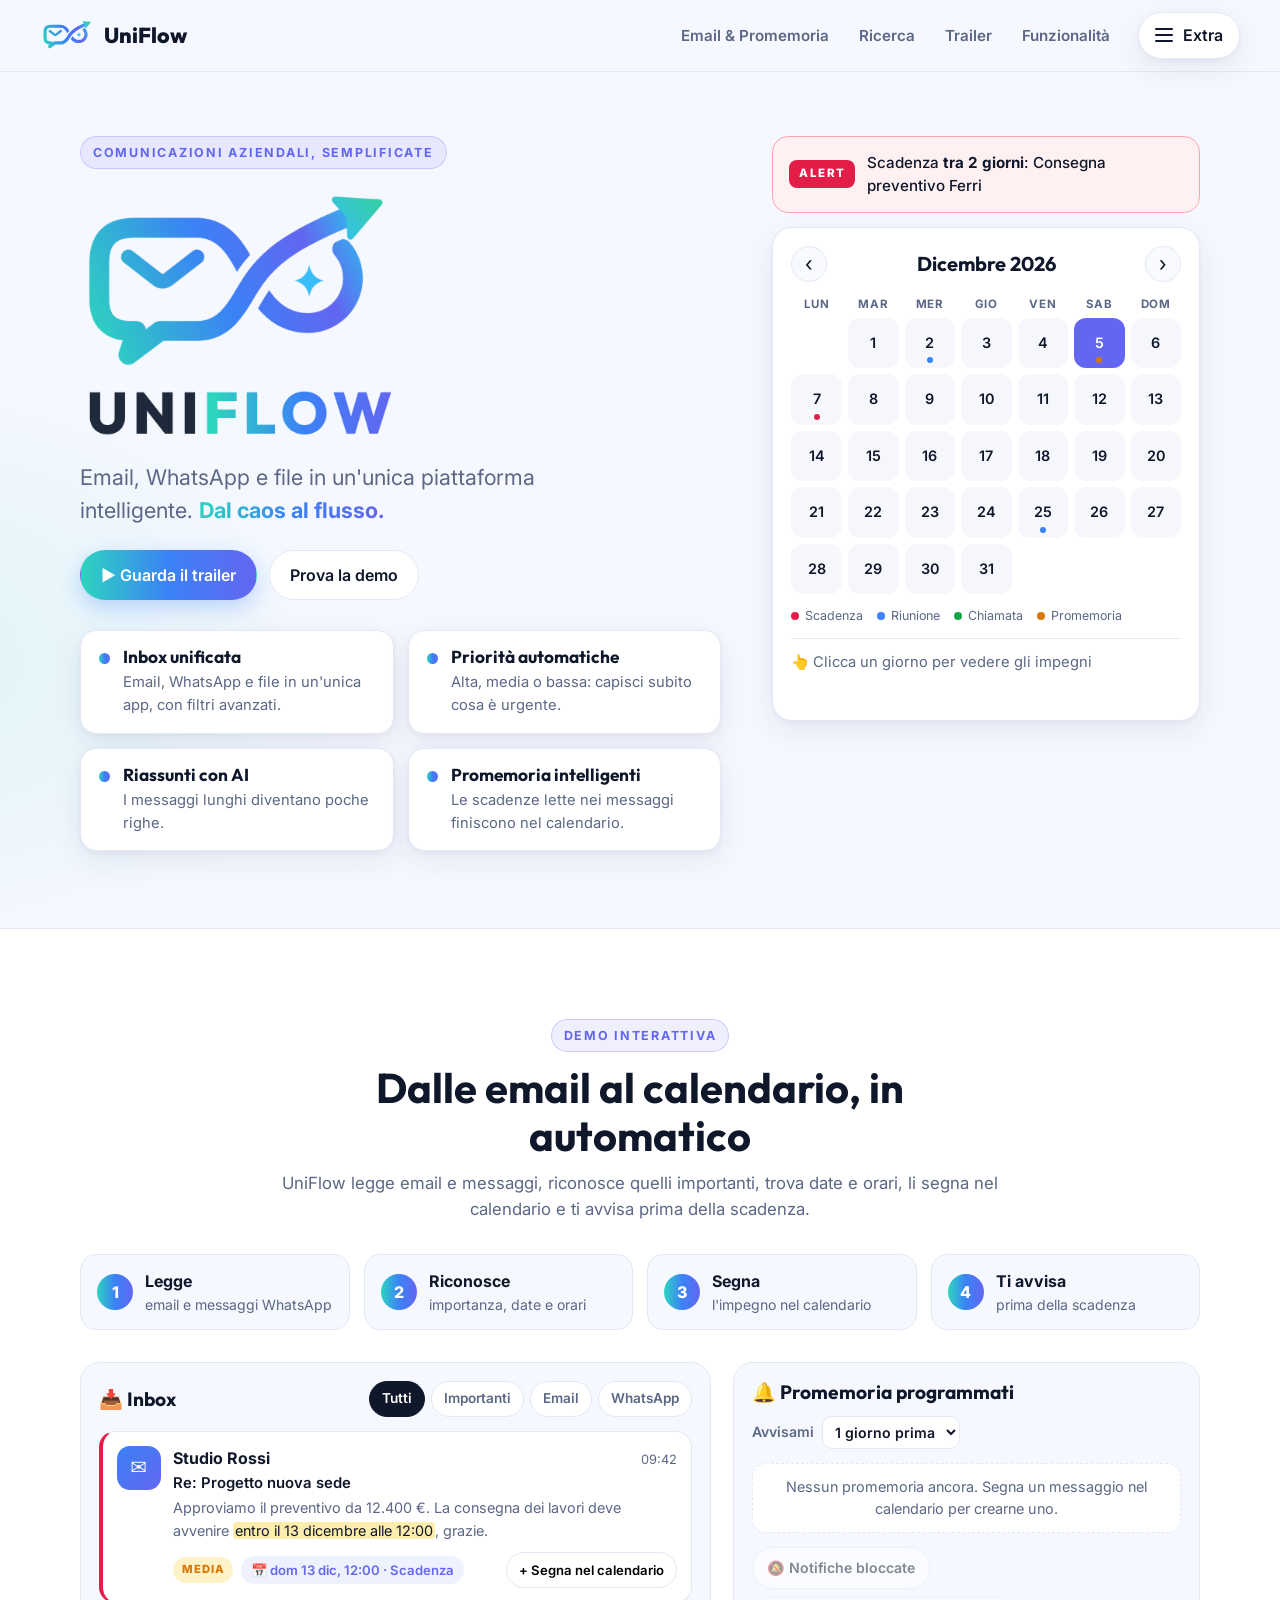
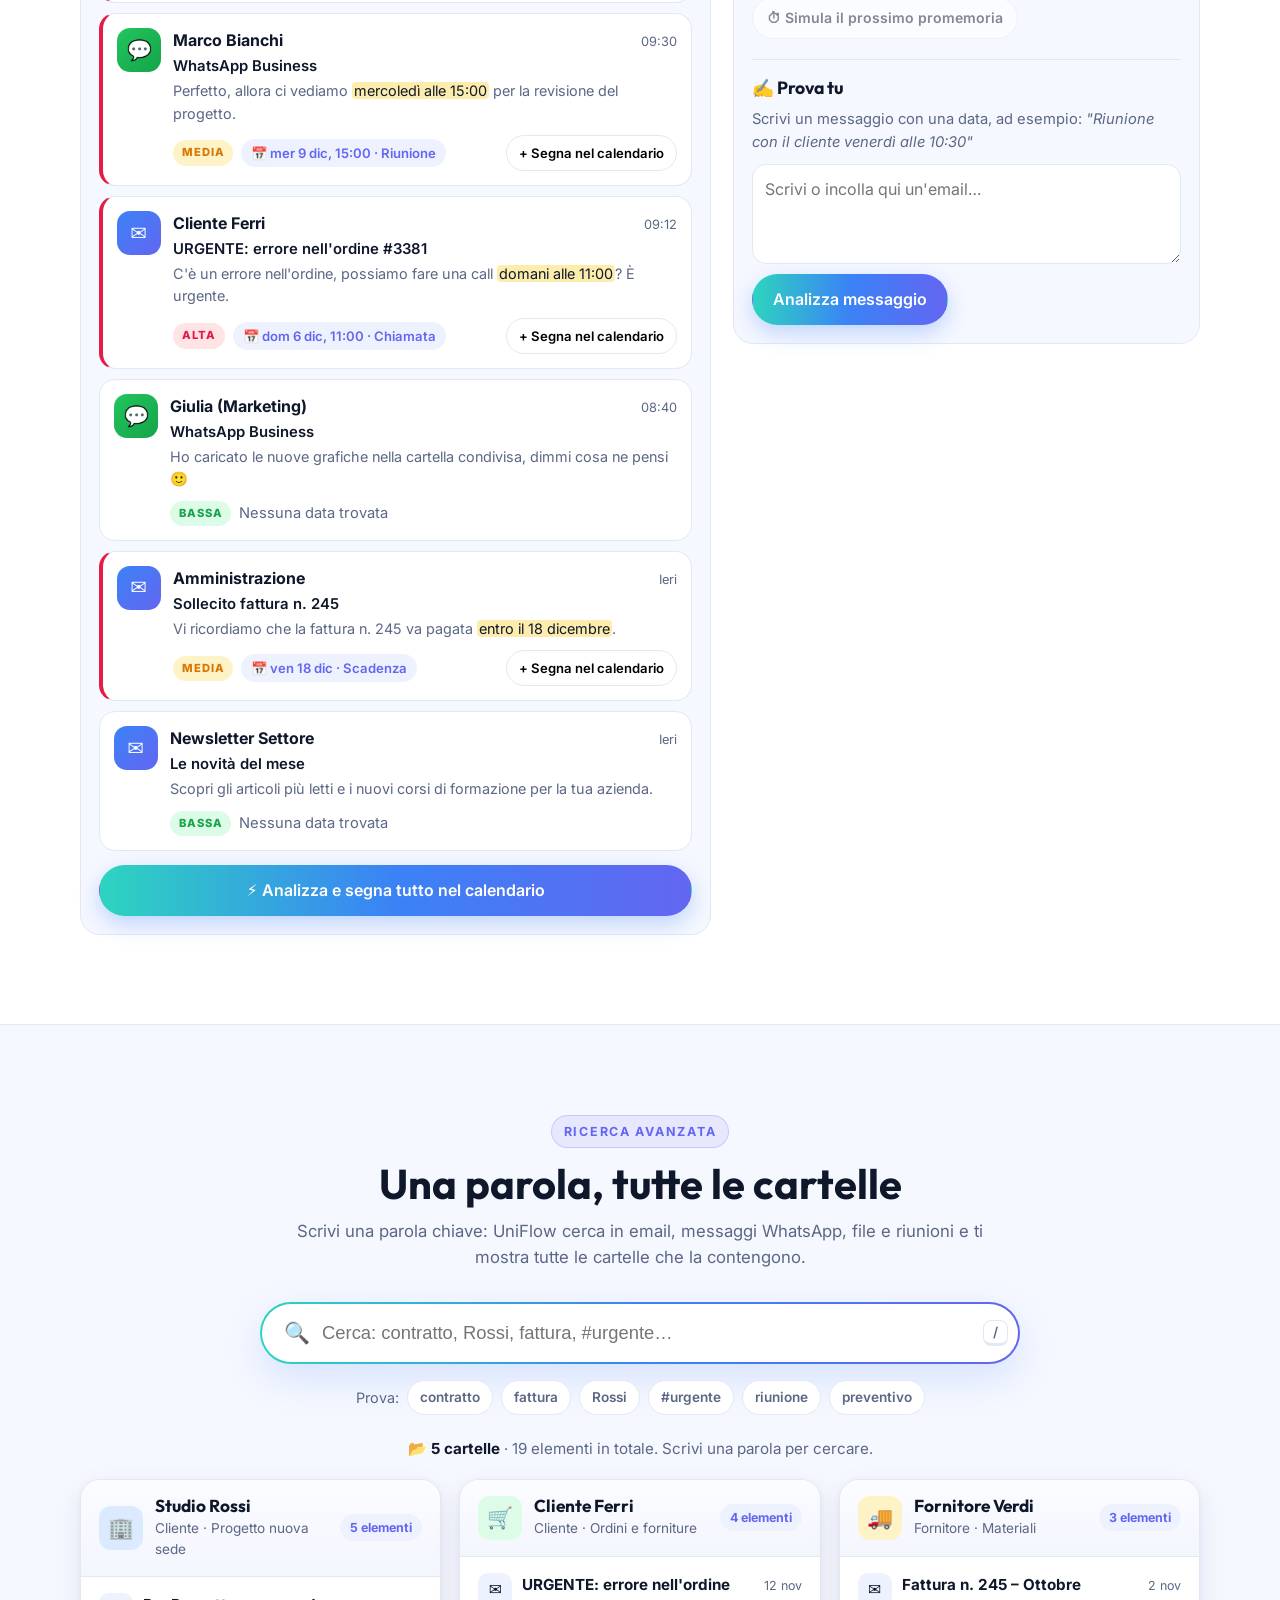
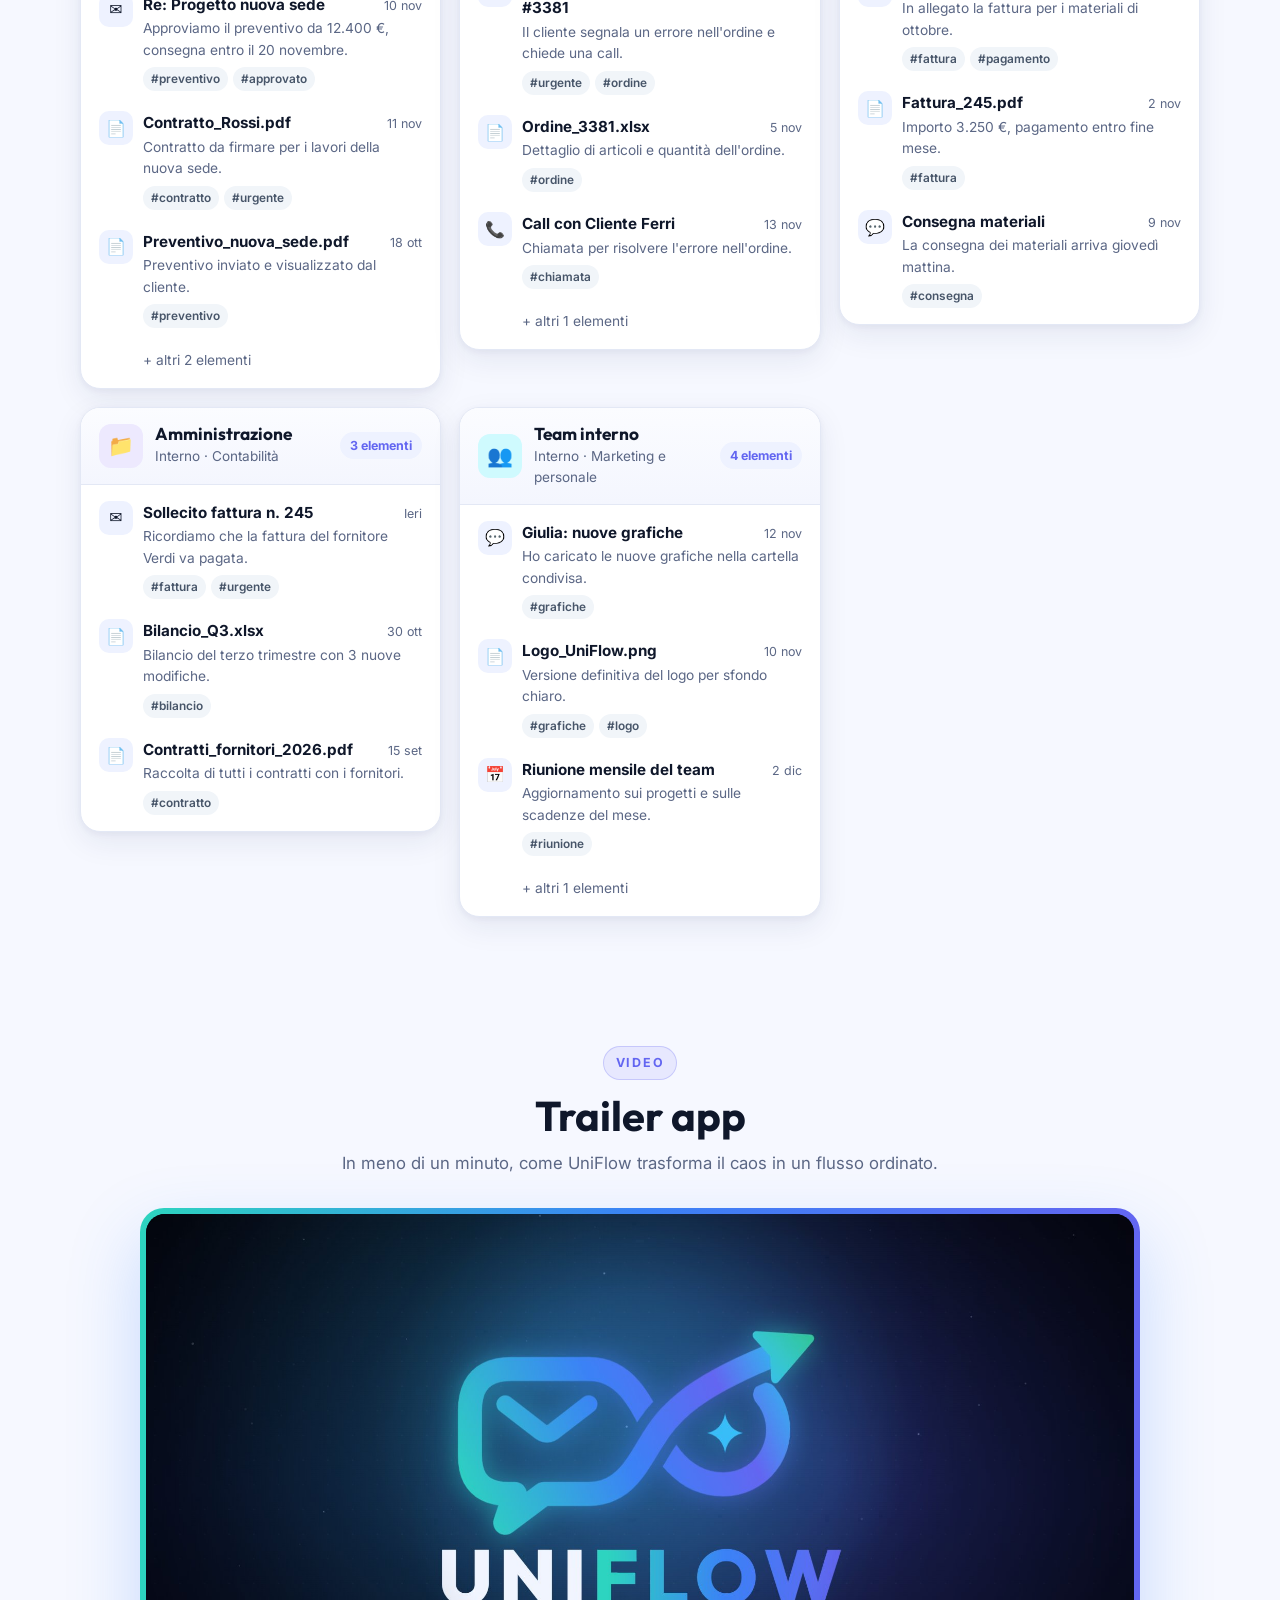
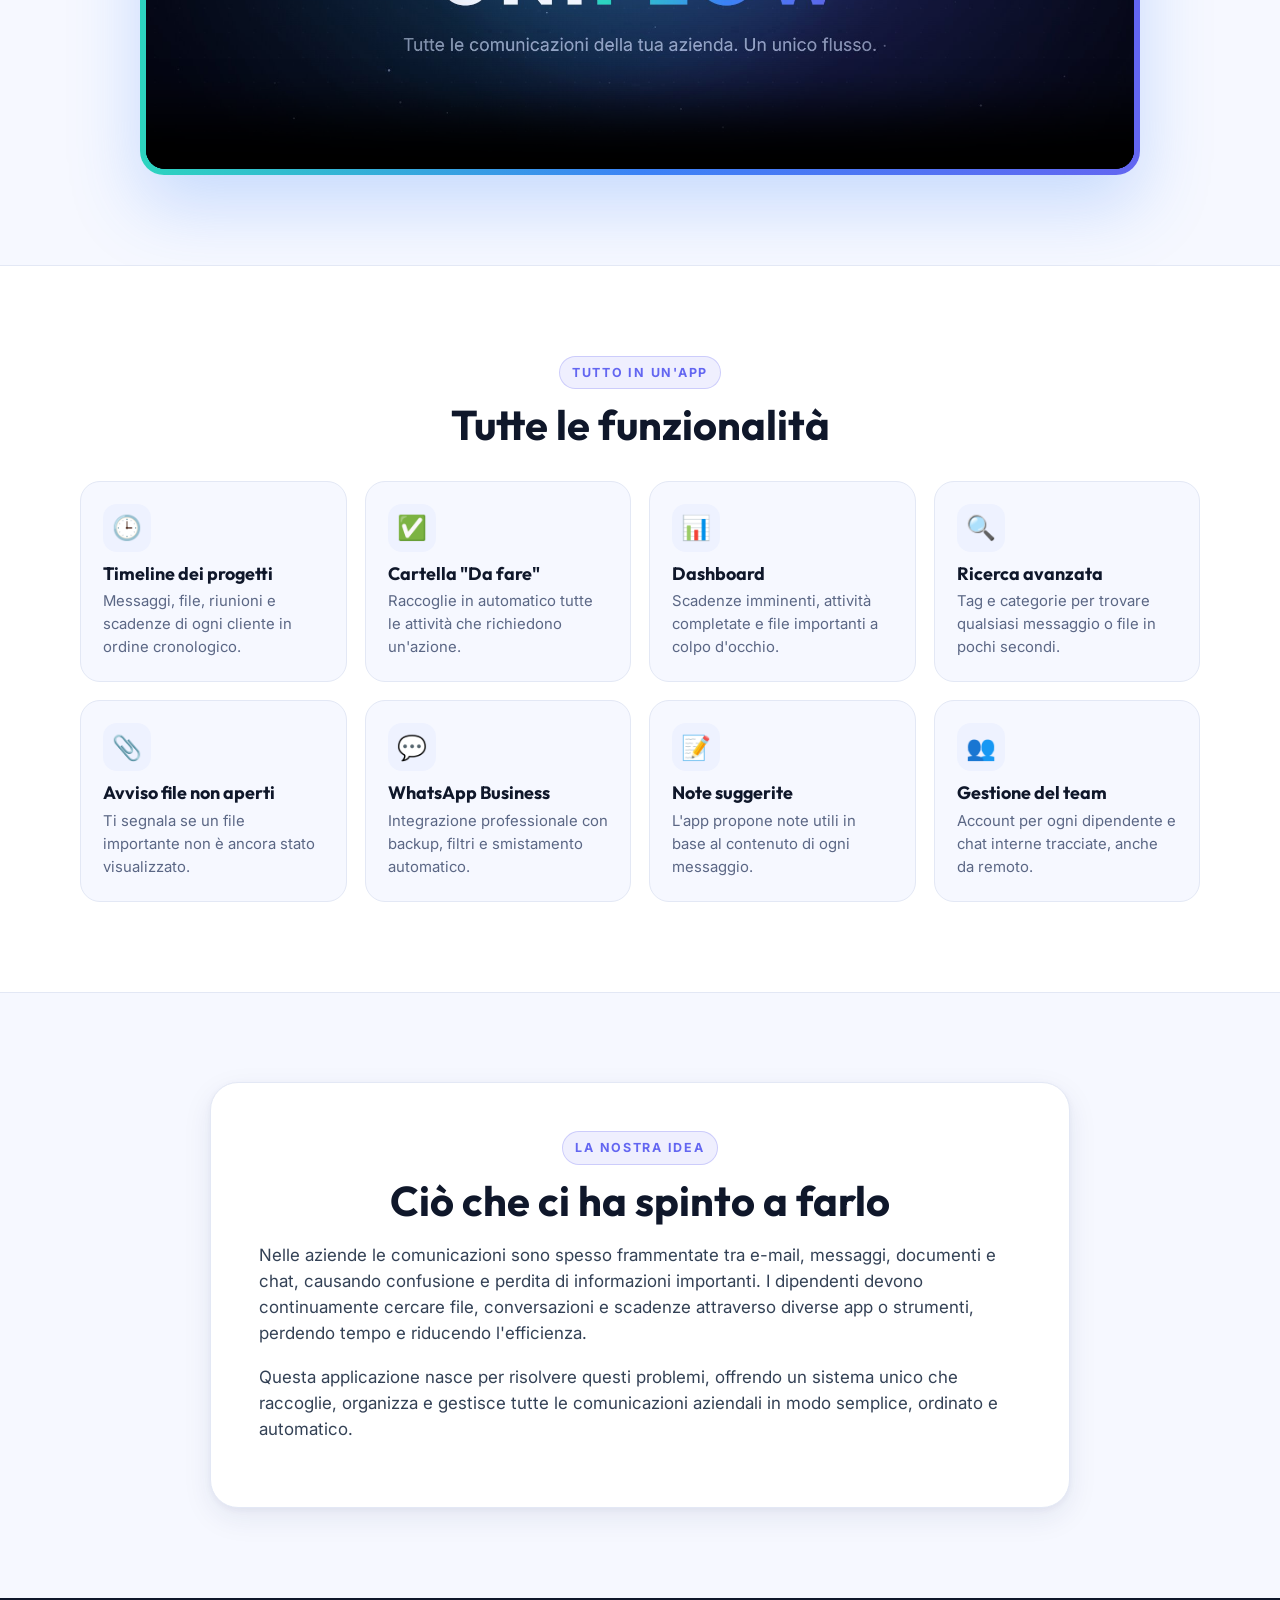
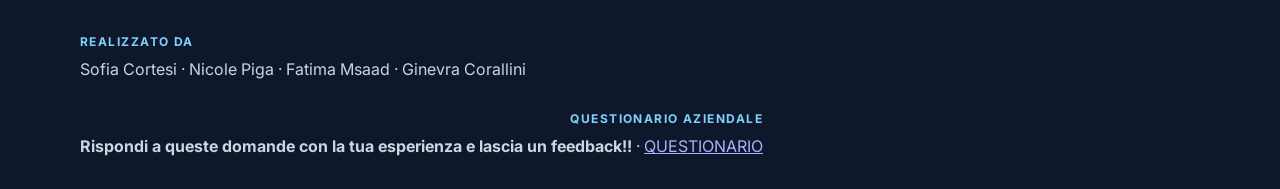
<file: index.html>
<!DOCTYPE html>
<html lang="it">
<head>
  <meta charset="UTF-8">
  <meta name="viewport" content="width=device-width, initial-scale=1.0">
  <title>UniFlow – Dal caos al flusso</title>
  <meta name="description" content="UniFlow: email, WhatsApp e file in un'unica piattaforma intelligente per le aziende.">
  <link rel="icon" href="assets/logo-icona.svg" type="image/svg+xml">
  <link rel="preconnect" href="https://fonts.googleapis.com">
  <link rel="preconnect" href="https://fonts.gstatic.com" crossorigin>
  <link href="https://fonts.googleapis.com/css2?family=Inter:wght@400;500;600;700&family=Outfit:wght@600;700;800&display=swap" rel="stylesheet">
  <link rel="stylesheet" href="style.css?v=3">
</head>
<body>

  <!-- ===== BARRA IN ALTO: logo + menu Extra ===== -->
  <header class="topbar" id="home">
    <a href="#home" class="brand" aria-label="UniFlow – torna su">
      <img src="assets/logo-icona.svg" alt="" width="54" height="32">
      <span>UniFlow</span>
    </a>
    <nav class="nav-links" aria-label="Sezioni">
      <a href="#email">Email &amp; Promemoria</a>
      <a href="#ricerca">Ricerca</a>
      <a href="#trailer">Trailer</a>
      <a href="#funzionalita">Funzionalità</a>
    </nav>
    <div class="extra">
      <button class="extra-btn" id="extraBtn" aria-expanded="false" aria-controls="extraMenu">
        <span class="hamburger" aria-hidden="true"><i></i><i></i><i></i></span>
        Extra
      </button>
      <nav class="extra-menu" id="extraMenu" hidden>
        <a href="#home">🏠 Home</a>
        <a href="#calendario" data-open-calendar>📅 Calendario</a>
        <a href="#email">📧 Email &amp; Promemoria</a>
        <a href="#ricerca">🔍 Ricerca nelle cartelle</a>
        <a href="#trailer">🎬 Trailer</a>
        <a href="#funzionalita">✨ Funzionalità</a>
        <a href="#perche">💡 Perché UniFlow</a>
      </nav>
    </div>
  </header>

  <main>
    <!-- ===== HERO ===== -->
    <section class="hero wrap">
      <div class="hero-left">
        <span class="eyebrow">Comunicazioni aziendali, semplificate</span>
        <h1 class="hero-logo"><img src="assets/logo-uniflow.png" alt="UniFlow" width="412" height="329"></h1>
        <p class="tagline">Email, WhatsApp e file in un'unica piattaforma intelligente. <strong>Dal caos al flusso.</strong></p>
        <div class="cta">
          <a class="btn btn-primary" href="#trailer">▶ Guarda il trailer</a>
          <a class="btn btn-ghost" href="#email">Prova la demo</a>
        </div>
        <ul class="punti">
          <li class="reveal"><h3>Inbox unificata</h3><p>Email, WhatsApp e file in un'unica app, con filtri avanzati.</p></li>
          <li class="reveal"><h3>Priorità automatiche</h3><p>Alta, media o bassa: capisci subito cosa è urgente.</p></li>
          <li class="reveal"><h3>Riassunti con AI</h3><p>I messaggi lunghi diventano poche righe.</p></li>
          <li class="reveal"><h3>Promemoria intelligenti</h3><p>Le scadenze lette nei messaggi finiscono nel calendario.</p></li>
        </ul>
      </div>

      <aside class="hero-right" id="calendario">
        <div class="alert" id="alertBox" role="status" tabindex="0">
          <span class="alert-tag">ALERT</span>
          <p id="alertText">Caricamento scadenze…</p>
        </div>
        <div class="calendar" id="calendarCard">
          <div class="cal-head">
            <button class="cal-nav" id="prevMonth" aria-label="Mese precedente">‹</button>
            <h2 id="monthLabel">Mese</h2>
            <button class="cal-nav" id="nextMonth" aria-label="Mese successivo">›</button>
          </div>
          <div class="cal-week"><span>Lun</span><span>Mar</span><span>Mer</span><span>Gio</span><span>Ven</span><span>Sab</span><span>Dom</span></div>
          <div class="cal-grid" id="calGrid"></div>
          <div class="legenda">
            <span><i class="t-scadenza"></i>Scadenza</span><span><i class="t-riunione"></i>Riunione</span>
            <span><i class="t-chiamata"></i>Chiamata</span><span><i class="t-promemoria"></i>Promemoria</span>
          </div>
          <div class="cal-events" id="dayEvents"><p class="hint">👆 Clicca un giorno per vedere gli impegni</p></div>
        </div>
      </aside>
    </section>

    <!-- ===== EMAIL & PROMEMORIA (demo interattiva) ===== -->
    <section class="band" id="email">
      <div class="wrap">
        <header class="section-head reveal">
          <span class="eyebrow">Demo interattiva</span>
          <h2 class="section-title">Dalle email al calendario, in automatico</h2>
          <p class="section-sub">UniFlow legge email e messaggi, riconosce quelli importanti, trova date e orari, li segna nel calendario e ti avvisa prima della scadenza.</p>
        </header>

        <ol class="steps reveal">
          <li><span>1</span><div><strong>Legge</strong><p>email e messaggi WhatsApp</p></div></li>
          <li><span>2</span><div><strong>Riconosce</strong><p>importanza, date e orari</p></div></li>
          <li><span>3</span><div><strong>Segna</strong><p>l'impegno nel calendario</p></div></li>
          <li><span>4</span><div><strong>Ti avvisa</strong><p>prima della scadenza</p></div></li>
        </ol>

        <div class="demo">
          <!-- Inbox -->
          <div class="panel inbox reveal">
            <div class="panel-head">
              <h3>📥 Inbox</h3>
              <div class="filtri" role="group" aria-label="Filtra messaggi">
                <button class="chip attivo" data-filtro="tutti">Tutti</button>
                <button class="chip" data-filtro="importanti">Importanti</button>
                <button class="chip" data-filtro="mail">Email</button>
                <button class="chip" data-filtro="wa">WhatsApp</button>
              </div>
            </div>
            <ul class="messaggi" id="listaMessaggi"></ul>
            <button class="btn btn-primary btn-block" id="analizzaTutto">⚡ Analizza e segna tutto nel calendario</button>
          </div>

          <!-- Promemoria -->
          <div class="panel reminders reveal">
            <div class="panel-head">
              <h3>🔔 Promemoria programmati</h3>
              <label class="anticipo">Avvisami
                <select id="anticipo">
                  <option value="60">1 ora prima</option>
                  <option value="1440" selected>1 giorno prima</option>
                  <option value="2880">2 giorni prima</option>
                </select>
              </label>
            </div>
            <ul class="lista-promemoria" id="listaPromemoria">
              <li class="vuoto">Nessun promemoria ancora. Segna un messaggio nel calendario per crearne uno.</li>
            </ul>
            <div class="notif-row">
              <button class="btn btn-ghost" id="attivaNotifiche">🔔 Attiva notifiche del browser</button>
              <button class="btn btn-ghost" id="simula" disabled>⏱ Simula il prossimo promemoria</button>
            </div>

            <div class="prova">
              <h4>✍️ Prova tu</h4>
              <p class="hint">Scrivi un messaggio con una data, ad esempio: <em>"Riunione con il cliente venerdì alle 10:30"</em></p>
              <textarea id="testoProva" rows="3" placeholder="Scrivi o incolla qui un'email…"></textarea>
              <button class="btn btn-primary" id="analizzaProva">Analizza messaggio</button>
              <div id="risultatoProva" class="risultato" aria-live="polite"></div>
            </div>
          </div>
        </div>
      </div>
    </section>

    <!-- ===== RICERCA NELLE CARTELLE ===== -->
    <section class="ricerca wrap" id="ricerca">
      <header class="section-head reveal">
        <span class="eyebrow">Ricerca avanzata</span>
        <h2 class="section-title">Una parola, tutte le cartelle</h2>
        <p class="section-sub">Scrivi una parola chiave: UniFlow cerca in email, messaggi WhatsApp, file e riunioni e ti mostra tutte le cartelle che la contengono.</p>
      </header>
      <div class="search-box reveal">
        <span class="search-ico" aria-hidden="true">🔍</span>
        <input id="cerca" type="search" placeholder="Cerca: contratto, Rossi, fattura, #urgente…" autocomplete="off" aria-label="Cerca nelle cartelle">
        <kbd title="Premi / per cercare">/</kbd>
      </div>
      <div class="suggerimenti reveal">
        <span>Prova:</span>
        <button class="chip" data-q="contratto">contratto</button>
        <button class="chip" data-q="fattura">fattura</button>
        <button class="chip" data-q="Rossi">Rossi</button>
        <button class="chip" data-q="#urgente">#urgente</button>
        <button class="chip" data-q="riunione">riunione</button>
        <button class="chip" data-q="preventivo">preventivo</button>
      </div>
      <p class="info-ricerca" id="infoRicerca" aria-live="polite"></p>
      <div class="cartelle" id="risultatiRicerca"></div>
    </section>

    <!-- ===== TRAILER ===== -->
    <section class="trailer wrap" id="trailer">
      <header class="section-head reveal">
        <span class="eyebrow">Video</span>
        <h2 class="section-title">Trailer app</h2>
        <p class="section-sub">In meno di un minuto, come UniFlow trasforma il caos in un flusso ordinato.</p>
      </header>
      <div class="video-frame reveal">
        <video src="assets/uniflow-trailer.mp4" poster="assets/copertina-trailer.jpg" controls playsinline preload="metadata"></video>
      </div>
    </section>

    <!-- ===== FUNZIONALITÀ ===== -->
    <section class="band" id="funzionalita">
      <div class="wrap">
        <header class="section-head reveal">
          <span class="eyebrow">Tutto in un'app</span>
          <h2 class="section-title">Tutte le funzionalità</h2>
        </header>
        <div class="cards">
          <article class="card reveal"><span class="ico">🕒</span><h3>Timeline dei progetti</h3><p>Messaggi, file, riunioni e scadenze di ogni cliente in ordine cronologico.</p></article>
          <article class="card reveal"><span class="ico">✅</span><h3>Cartella "Da fare"</h3><p>Raccoglie in automatico tutte le attività che richiedono un'azione.</p></article>
          <article class="card reveal"><span class="ico">📊</span><h3>Dashboard</h3><p>Scadenze imminenti, attività completate e file importanti a colpo d'occhio.</p></article>
          <article class="card reveal"><span class="ico">🔍</span><h3>Ricerca avanzata</h3><p>Tag e categorie per trovare qualsiasi messaggio o file in pochi secondi.</p></article>
          <article class="card reveal"><span class="ico">📎</span><h3>Avviso file non aperti</h3><p>Ti segnala se un file importante non è ancora stato visualizzato.</p></article>
          <article class="card reveal"><span class="ico">💬</span><h3>WhatsApp Business</h3><p>Integrazione professionale con backup, filtri e smistamento automatico.</p></article>
          <article class="card reveal"><span class="ico">📝</span><h3>Note suggerite</h3><p>L'app propone note utili in base al contenuto di ogni messaggio.</p></article>
          <article class="card reveal"><span class="ico">👥</span><h3>Gestione del team</h3><p>Account per ogni dipendente e chat interne tracciate, anche da remoto.</p></article>
        </div>
      </div>
    </section>

    <!-- ===== PERCHÉ UNIFLOW ===== -->
    <section class="perche wrap" id="perche">
      <div class="perche-box reveal">
        <span class="eyebrow">La nostra idea</span>
        <h2 class="section-title">Ciò che ci ha spinto a farlo</h2>
        <p>
          Nelle aziende le comunicazioni sono spesso frammentate tra e-mail, messaggi, documenti e chat,
          causando confusione e perdita di informazioni importanti. I dipendenti devono continuamente cercare file,
          conversazioni e scadenze attraverso diverse app o strumenti, perdendo tempo e riducendo l'efficienza.
        </p>
        <p>
          Questa applicazione nasce per risolvere questi problemi, offrendo un sistema unico che raccoglie,
          organizza e gestisce tutte le comunicazioni aziendali in modo semplice, ordinato e automatico.
        </p>
      </div>
    </section>
  </main>

  <!-- ===== FOOTER ===== -->
  <footer class="footer">
    <div class="wrap footer-in">
      <div class="nomi">
        <span class="label">Realizzato da</span>
        <p>Sofia Cortesi · Nicole Piga · Fatima Msaad · Ginevra Corallini</p>
      </div>
      <div class="azienda">
        <span class="label">QUESTIONARIO AZIENDALE</span>
        <p><strong>Rispondi a queste domande con la tua esperienza e lascia un feedback!!</strong> · <a href="https://forms.gle/PdmAaPWs9Yks4bqo6">QUESTIONARIO</a></p>
      </div>
    </div>
  </footer>

  <div class="toasts" id="toasts" aria-live="polite"></div>
  <script src="script.js?v=3"></script>
  <script src="ricerca.js?v=2"></script>
</body>
</html>
</file>
<file: style.css>
:root{
  --bg:#f6f8ff; --surface:#ffffff; --ink:#0f172a; --muted:#5b6785; --line:#e3e8f5; --soft:#eef2ff;
  --teal:#2dd4bf; --blue:#3b82f6; --indigo:#6366f1; --green:#16a34a; --red:#e11d48; --amber:#d97706;
  --grad:linear-gradient(90deg,var(--teal),var(--blue),var(--indigo));
  --shadow:0 10px 30px rgba(30,41,90,.08),0 2px 6px rgba(30,41,90,.05);
  --radius:20px;
}
*{box-sizing:border-box}
html{scroll-behavior:smooth}
body{margin:0;font-family:Inter,"Segoe UI",system-ui,sans-serif;color:var(--ink);line-height:1.55;
  background:radial-gradient(900px 500px at 85% -10%,rgba(99,102,241,.12),transparent 60%),
             radial-gradient(800px 500px at -10% 10%,rgba(45,212,191,.12),transparent 60%),var(--bg);}
img,video{max-width:100%;display:block}
a{color:var(--blue)}
h1,h2,h3,h4{font-family:Outfit,Inter,sans-serif;line-height:1.15;margin:0}
button,select,textarea{font:inherit}
.wrap{max-width:1200px;margin:0 auto;padding-left:clamp(16px,4vw,40px);padding-right:clamp(16px,4vw,40px)}

/* ---------- bottoni ed etichette ---------- */
.btn{display:inline-flex;align-items:center;justify-content:center;gap:8px;padding:12px 20px;border-radius:999px;font-weight:600;
  text-decoration:none;border:1px solid transparent;cursor:pointer;transition:transform .15s,box-shadow .15s,background .15s}
.btn:hover:not(:disabled){transform:translateY(-1px)}
.btn:disabled{opacity:.5;cursor:not-allowed}
.btn-primary{background:var(--grad);color:#fff;box-shadow:0 8px 22px rgba(59,130,246,.3)}
.btn-ghost{background:var(--surface);color:var(--ink);border-color:var(--line)}
.btn-ghost:hover:not(:disabled){background:var(--soft)}
.btn-block{width:100%;margin-top:14px}
.eyebrow{display:inline-block;font-size:.78rem;font-weight:700;letter-spacing:.14em;text-transform:uppercase;color:var(--indigo);
  background:rgba(99,102,241,.1);border:1px solid rgba(99,102,241,.25);padding:6px 12px;border-radius:999px}
.chip{border:1px solid var(--line);background:var(--surface);color:var(--muted);padding:6px 12px;border-radius:999px;font-size:.85rem;font-weight:600;cursor:pointer}
.chip.attivo{background:var(--ink);color:#fff;border-color:var(--ink)}

/* ---------- barra in alto ---------- */
.topbar{position:sticky;top:0;z-index:50;display:flex;align-items:center;justify-content:space-between;gap:16px;
  padding:12px clamp(16px,4vw,40px);background:rgba(246,248,255,.82);backdrop-filter:blur(12px);border-bottom:1px solid var(--line)}
.brand{display:flex;align-items:center;gap:10px;text-decoration:none;color:var(--ink);font:800 1.35rem Outfit,sans-serif}
.nav-links{display:flex;gap:6px;margin-left:auto}
.nav-links a{color:var(--muted);text-decoration:none;font-weight:600;font-size:.95rem;padding:8px 12px;border-radius:10px}
.nav-links a:hover{color:var(--ink);background:var(--soft)}
.extra{position:relative}
.extra-btn{display:flex;align-items:center;gap:10px;border:1px solid var(--line);background:var(--surface);color:var(--ink);
  font-weight:600;padding:10px 16px;border-radius:999px;cursor:pointer;box-shadow:var(--shadow)}
.hamburger{display:grid;gap:4px}
.hamburger i{display:block;width:18px;height:2px;background:var(--ink);border-radius:2px;transition:.25s}
.extra-btn[aria-expanded="true"] .hamburger i:nth-child(1){transform:translateY(6px) rotate(45deg)}
.extra-btn[aria-expanded="true"] .hamburger i:nth-child(2){opacity:0}
.extra-btn[aria-expanded="true"] .hamburger i:nth-child(3){transform:translateY(-6px) rotate(-45deg)}
.extra-menu{position:absolute;right:0;top:calc(100% + 10px);min-width:240px;background:var(--surface);border:1px solid var(--line);
  border-radius:16px;box-shadow:0 20px 50px rgba(30,41,90,.18);padding:8px;display:grid;animation:drop .2s ease}
.extra-menu[hidden]{display:none}
.extra-menu a{padding:10px 14px;border-radius:10px;text-decoration:none;color:var(--ink);font-weight:500}
.extra-menu a:hover{background:var(--soft)}
@keyframes drop{from{opacity:0;transform:translateY(-6px)}}

/* ---------- hero ---------- */
.hero{display:grid;grid-template-columns:1.2fr .8fr;gap:clamp(28px,4vw,56px);align-items:start;padding-top:clamp(32px,5vw,64px);padding-bottom:clamp(40px,6vw,80px)}
.hero-logo{margin:18px 0 0}
.hero-logo img{width:min(320px,75%);height:auto}
.tagline{font-size:clamp(1.1rem,1.8vw,1.35rem);color:var(--muted);margin:18px 0 22px;max-width:560px}
.tagline strong{background:var(--grad);-webkit-background-clip:text;background-clip:text;color:transparent}
.cta{display:flex;gap:12px;flex-wrap:wrap;margin-bottom:30px}
.punti{list-style:none;padding:0;margin:0;display:grid;grid-template-columns:1fr 1fr;gap:14px}
.punti li{position:relative;padding:16px 18px 16px 42px;background:var(--surface);border:1px solid var(--line);border-radius:16px;box-shadow:var(--shadow)}
.punti li::before{content:"";position:absolute;left:18px;top:22px;width:11px;height:11px;border-radius:50%;background:var(--grad)}
.punti h3{font-size:1.08rem}
.punti p{margin:4px 0 0;color:var(--muted);font-size:.92rem}

/* ---------- alert + calendario ---------- */
.hero-right{position:sticky;top:84px;display:grid;gap:14px;scroll-margin-top:90px}
.alert{display:flex;align-items:center;gap:12px;padding:14px 16px;border-radius:16px;background:#ecfdf3;border:1.5px solid #86efac;cursor:pointer}
.alert.urgente{background:#fff1f2;border-color:#fda4af}
.alert-tag{font-size:.72rem;font-weight:800;letter-spacing:.12em;color:#fff;background:var(--green);padding:5px 10px;border-radius:8px;flex:none}
.alert.urgente .alert-tag{background:var(--red)}
.alert p{margin:0;font-weight:500;font-size:.95rem}
.calendar{background:var(--surface);border:1px solid var(--line);border-radius:var(--radius);box-shadow:var(--shadow);padding:18px}
.calendar.flash{animation:flash 1.2s ease}
@keyframes flash{30%{box-shadow:0 0 0 4px rgba(99,102,241,.45),var(--shadow)}}
.cal-head{display:flex;align-items:center;justify-content:space-between;margin-bottom:10px}
.cal-head h2{font-size:1.25rem;text-transform:capitalize}
.cal-nav{width:36px;height:36px;border-radius:50%;border:1px solid var(--line);background:#f8faff;font-size:1.3rem;cursor:pointer;color:var(--ink)}
.cal-nav:hover{background:var(--soft)}
.cal-week,.cal-grid{display:grid;grid-template-columns:repeat(7,1fr);gap:6px;text-align:center}
.cal-week span{font-size:.72rem;font-weight:700;color:var(--muted);text-transform:uppercase;letter-spacing:.06em;padding:4px 0}
.day{position:relative;aspect-ratio:1;border:0;border-radius:12px;background:#f5f7fd;font-weight:600;font-size:.9rem;color:var(--ink);cursor:pointer;transition:.15s}
.day:hover{background:#e7ecff}
.day.vuoto{background:transparent;cursor:default}
.day.oggi{background:var(--indigo);color:#fff}
.day.sel{outline:2.5px solid var(--blue);outline-offset:1px}
.day.nuovo{animation:nuovo 1.4s ease 3}
@keyframes nuovo{50%{box-shadow:0 0 0 5px rgba(45,212,191,.55);transform:scale(1.08)}}
.day .dots{position:absolute;left:0;right:0;bottom:5px;display:flex;justify-content:center;gap:3px}
.day .dots i{width:6px;height:6px;border-radius:50%}
.t-scadenza{background:var(--red)} .t-riunione{background:var(--blue)} .t-promemoria{background:var(--amber)} .t-chiamata{background:var(--green)}
.legenda{display:flex;flex-wrap:wrap;gap:6px 14px;margin-top:12px;font-size:.78rem;color:var(--muted)}
.legenda span{display:flex;align-items:center;gap:6px}
.legenda i{width:8px;height:8px;border-radius:50%}
.cal-events{margin-top:12px;border-top:1px solid var(--line);padding-top:12px;min-height:64px}
.cal-events h4{margin:0 0 8px;font-size:1rem}
.cal-events ul{list-style:none;margin:0;padding:0;display:grid;gap:8px}
.cal-events li{display:flex;align-items:center;gap:10px;font-size:.92rem}
.cal-events li i{width:10px;height:10px;border-radius:50%;flex:none}
.ora{color:var(--muted);font-variant-numeric:tabular-nums;min-width:44px}
.hint{margin:0;color:var(--muted);font-size:.92rem}

/* ---------- sezioni ---------- */
section{scroll-margin-top:72px}
.band{background:var(--surface);border-top:1px solid var(--line);border-bottom:1px solid var(--line);padding:clamp(48px,7vw,90px) 0}
.section-head{text-align:center;max-width:720px;margin:0 auto 32px}
.section-title{font-size:clamp(1.8rem,3.5vw,2.6rem);margin-top:12px}
.section-sub{color:var(--muted);margin:10px 0 0;font-size:1.05rem}

/* ---------- demo email ---------- */
.steps{list-style:none;padding:0;margin:0 0 32px;display:grid;grid-template-columns:repeat(4,1fr);gap:14px}
.steps li{display:flex;gap:12px;align-items:center;padding:14px 16px;border-radius:16px;background:var(--bg);border:1px solid var(--line)}
.steps span{display:grid;place-items:center;width:36px;height:36px;border-radius:50%;background:var(--grad);color:#fff;font-weight:800;flex:none}
.steps p{margin:0;color:var(--muted);font-size:.88rem}
.demo{display:grid;grid-template-columns:1.15fr .85fr;gap:22px;align-items:start}
.panel{background:var(--bg);border:1px solid var(--line);border-radius:var(--radius);padding:18px}
.panel-head{display:flex;align-items:center;justify-content:space-between;gap:12px;flex-wrap:wrap;margin-bottom:14px}
.panel-head h3{font-size:1.2rem}
.filtri{display:flex;gap:6px;flex-wrap:wrap}
.messaggi{list-style:none;margin:0;padding:0;display:grid;gap:10px}
.msg{display:grid;grid-template-columns:44px 1fr;gap:12px;padding:14px;border-radius:16px;background:var(--surface);border:1px solid var(--line);transition:border-color .3s,box-shadow .3s,opacity .3s}
.msg.importante{border-left:4px solid var(--red)}
.msg.scansione{box-shadow:0 0 0 3px rgba(45,212,191,.5)}
.msg.segnato{border-color:#86efac}
.msg[hidden]{display:none}
.canale{display:grid;place-items:center;width:44px;height:44px;border-radius:13px;color:#fff;font-size:1.25rem}
.canale.mail{background:linear-gradient(135deg,#3b82f6,#6366f1)}
.canale.wa{background:linear-gradient(135deg,#22c55e,#15a34a)}
.msg-top{display:flex;justify-content:space-between;gap:10px;align-items:baseline}
.msg-top strong{font-size:1rem}
.msg-top time{color:var(--muted);font-size:.8rem;flex:none}
.msg .oggetto{font-weight:600;font-size:.93rem;margin:2px 0}
.msg .testo{margin:0;color:var(--muted);font-size:.9rem}
.msg mark{background:rgba(250,204,21,.35);color:var(--ink);border-radius:4px;padding:0 2px}
.msg-azioni{display:flex;align-items:center;gap:8px;flex-wrap:wrap;margin-top:10px}
.badge{font-size:.7rem;font-weight:800;letter-spacing:.08em;padding:4px 9px;border-radius:999px}
.badge.ALTA{background:#ffe4e6;color:var(--red)} .badge.MEDIA{background:#fef3c7;color:var(--amber)} .badge.BASSA{background:#dcfce7;color:var(--green)}
.data-trovata{font-size:.82rem;font-weight:600;color:var(--indigo);background:var(--soft);padding:4px 10px;border-radius:999px}
.btn-mini{margin-left:auto;padding:7px 12px;font-size:.82rem;border-radius:999px;border:1px solid var(--line);background:var(--surface);cursor:pointer;font-weight:600}
.btn-mini:hover:not(:disabled){background:var(--soft)}
.btn-mini.fatto{background:#dcfce7;border-color:#86efac;color:var(--green);cursor:default}
.anticipo{display:flex;align-items:center;gap:8px;font-size:.88rem;color:var(--muted);font-weight:600}
.anticipo select{border:1px solid var(--line);border-radius:10px;padding:6px 8px;background:var(--surface);color:var(--ink)}
.lista-promemoria{list-style:none;margin:0;padding:0;display:grid;gap:10px}
.lista-promemoria li{background:var(--surface);border:1px solid var(--line);border-radius:14px;padding:12px 14px;font-size:.9rem;animation:drop .3s ease}
.lista-promemoria li.vuoto{color:var(--muted);text-align:center;border-style:dashed}
.lista-promemoria .p-titolo{display:flex;align-items:center;gap:8px;font-weight:600}
.lista-promemoria .p-titolo i{width:10px;height:10px;border-radius:50%;flex:none}
.lista-promemoria .p-info{color:var(--muted);margin-top:3px}
.lista-promemoria .p-info b{color:var(--ink)}
.lista-promemoria a{font-size:.82rem;font-weight:600}
.notif-row{display:flex;gap:8px;flex-wrap:wrap;margin-top:14px}
.notif-row .btn{padding:9px 14px;font-size:.88rem}
.prova{margin-top:20px;padding-top:18px;border-top:1px solid var(--line);display:grid;gap:10px}
.prova h4{font-size:1.1rem}
.prova textarea{width:100%;resize:vertical;border:1px solid var(--line);border-radius:14px;padding:12px;background:var(--surface);color:var(--ink)}
.prova textarea:focus{outline:2px solid var(--blue);outline-offset:1px}
.prova .btn{justify-self:start}
.risultato:empty{display:none}
.risultato{background:var(--surface);border:1px solid var(--line);border-radius:14px;padding:12px 14px;font-size:.9rem}
.risultato.errore{border-color:#fda4af;background:#fff1f2}

/* ---------- trailer, cards, perché ---------- */
.trailer{padding-top:clamp(48px,7vw,90px);padding-bottom:clamp(48px,7vw,90px)}
.video-frame{max-width:1000px;margin:0 auto;border-radius:24px;padding:6px;background:var(--grad);box-shadow:0 30px 70px rgba(59,130,246,.25)}
.video-frame video{width:100%;border-radius:19px;background:#050816;aspect-ratio:16/9}
.cards{display:grid;grid-template-columns:repeat(4,1fr);gap:18px}
.card{background:var(--bg);border:1px solid var(--line);border-radius:var(--radius);padding:22px;transition:transform .25s,box-shadow .25s}
.card:hover{transform:translateY(-4px);box-shadow:0 18px 40px rgba(30,41,90,.12);background:var(--surface)}
.card .ico{font-size:1.5rem;display:inline-grid;place-items:center;width:48px;height:48px;border-radius:14px;background:var(--soft);margin-bottom:12px}
.card h3{font-size:1.12rem;margin-bottom:6px}
.card p{margin:0;color:var(--muted);font-size:.93rem}
.perche{padding-top:clamp(48px,7vw,90px);padding-bottom:clamp(48px,7vw,90px)}
.perche-box{max-width:860px;margin:0 auto;text-align:center;background:var(--surface);border:1px solid var(--line);border-radius:28px;padding:clamp(24px,5vw,48px);box-shadow:var(--shadow)}
.perche-box p{color:#334155;font-size:1.06rem;text-align:left}

/* ---------- footer ---------- */
.footer{background:#0f172a;color:#cbd5e1;padding:30px 0}
.footer-in{display:flex;justify-content:space-between;gap:24px;flex-wrap:wrap}
.footer .label{font-size:.75rem;letter-spacing:.12em;text-transform:uppercase;color:#7dd3fc;font-weight:700}
.footer p{margin:4px 0 0}
.footer .azienda{text-align:right}
.footer a{color:#a5b4fc}

/* ---------- notifiche a comparsa ---------- */
.toasts{position:fixed;right:20px;bottom:20px;z-index:100;display:grid;gap:10px;width:min(360px,calc(100vw - 40px))}
.toast{display:flex;gap:12px;align-items:flex-start;background:#0f172a;color:#fff;border-radius:16px;padding:14px 16px;
  box-shadow:0 20px 50px rgba(0,0,0,.3);animation:toastIn .35s ease}
.toast .t-ico{font-size:1.4rem;line-height:1}
.toast strong{display:block}
.toast span{color:#cbd5e1;font-size:.9rem}
.toast.esci{animation:toastOut .3s ease forwards}
@keyframes toastIn{from{opacity:0;transform:translateY(16px)}}
@keyframes toastOut{to{opacity:0;transform:translateX(30px)}}

/* ---------- animazioni di comparsa ---------- */
.reveal{opacity:0;transform:translateY(22px);transition:opacity .7s ease,transform .7s ease}
.reveal.visibile{opacity:1;transform:none}
@media (prefers-reduced-motion:reduce){.reveal{opacity:1;transform:none;transition:none}html{scroll-behavior:auto}*{animation:none!important}}

/* ---------- tablet e telefono ---------- */
@media (max-width:1050px){
  .cards{grid-template-columns:repeat(2,1fr)}
  .steps{grid-template-columns:repeat(2,1fr)}
  .nav-links{display:none}
}
@media (max-width:900px){
  .hero,.demo{grid-template-columns:1fr}
  .hero-right{position:static}
}
@media (max-width:560px){
  .punti,.cards,.steps{grid-template-columns:1fr}
  .footer .azienda{text-align:left}
  .msg-azioni .btn-mini{margin-left:0}
}

/* ---------- ricerca nelle cartelle ---------- */
.ricerca{padding-top:clamp(48px,7vw,90px);padding-bottom:clamp(24px,4vw,40px)}
.search-box{display:flex;align-items:center;gap:12px;max-width:760px;margin:0 auto;background:var(--surface);border:2px solid transparent;
  background-image:linear-gradient(var(--surface),var(--surface)),var(--grad);background-origin:border-box;background-clip:padding-box,border-box;
  border-radius:999px;padding:6px 10px 6px 22px;box-shadow:0 14px 40px rgba(59,130,246,.18)}
.search-ico{font-size:1.3rem}
.search-box input{flex:1;border:0;outline:0;background:transparent;font-size:1.15rem;padding:12px 0;color:var(--ink);min-width:0}
.search-box kbd{font:600 .85rem Inter,sans-serif;color:var(--muted);border:1px solid var(--line);border-bottom-width:3px;border-radius:8px;padding:3px 9px}
.suggerimenti{display:flex;flex-wrap:wrap;justify-content:center;align-items:center;gap:8px;margin:16px auto 0;color:var(--muted);font-size:.9rem}
.info-ricerca{text-align:center;color:var(--muted);margin:22px 0 18px;font-size:.95rem}
.info-ricerca b{color:var(--ink)}
.cartelle{display:grid;grid-template-columns:repeat(auto-fill,minmax(340px,1fr));gap:18px;align-items:start}
.cartella{background:var(--surface);border:1px solid var(--line);border-radius:var(--radius);box-shadow:var(--shadow);overflow:hidden;animation:drop .3s ease}
.cartella-head{display:flex;align-items:center;gap:12px;padding:16px 18px;border-bottom:1px solid var(--line);background:linear-gradient(180deg,#fbfcff,#f4f6fe)}
.cartella-ico{display:grid;place-items:center;width:44px;height:44px;border-radius:12px;font-size:1.3rem;flex:none}
.cartella-head h3{font-size:1.08rem}
.cartella-head p{margin:2px 0 0;color:var(--muted);font-size:.85rem}
.cartella-head .conta{margin-left:auto;font-size:.78rem;font-weight:700;color:var(--indigo);background:var(--soft);padding:4px 10px;border-radius:999px;flex:none}
.elementi{list-style:none;margin:0;padding:6px}
.elemento{display:grid;grid-template-columns:34px 1fr;gap:10px;padding:10px 12px;border-radius:12px}
.elemento:hover{background:#f7f9ff}
.el-ico{display:grid;place-items:center;width:34px;height:34px;border-radius:10px;background:var(--soft);font-size:1rem}
.el-top{display:flex;justify-content:space-between;gap:8px;align-items:baseline}
.el-top strong{font-size:.95rem}
.el-top time{font-size:.78rem;color:var(--muted);flex:none}
.elemento p{margin:2px 0 0;color:var(--muted);font-size:.86rem}
.elemento mark,.cartella-head mark{background:rgba(250,204,21,.4);color:inherit;border-radius:3px;padding:0 1px}
.tags{display:flex;flex-wrap:wrap;gap:5px;margin-top:6px}
.tag{border:0;background:#f1f5f9;color:#475569;font-size:.74rem;font-weight:600;padding:3px 8px;border-radius:999px;cursor:pointer}
.tag:hover{background:var(--soft);color:var(--indigo)}
.tag.match{background:#fef9c3;color:#854d0e}
.nessun-risultato{grid-column:1/-1;text-align:center;padding:36px;border:1px dashed var(--line);border-radius:var(--radius);color:var(--muted);background:var(--surface)}
@media (max-width:560px){.cartelle{grid-template-columns:1fr}.search-box kbd{display:none}}
</file>
